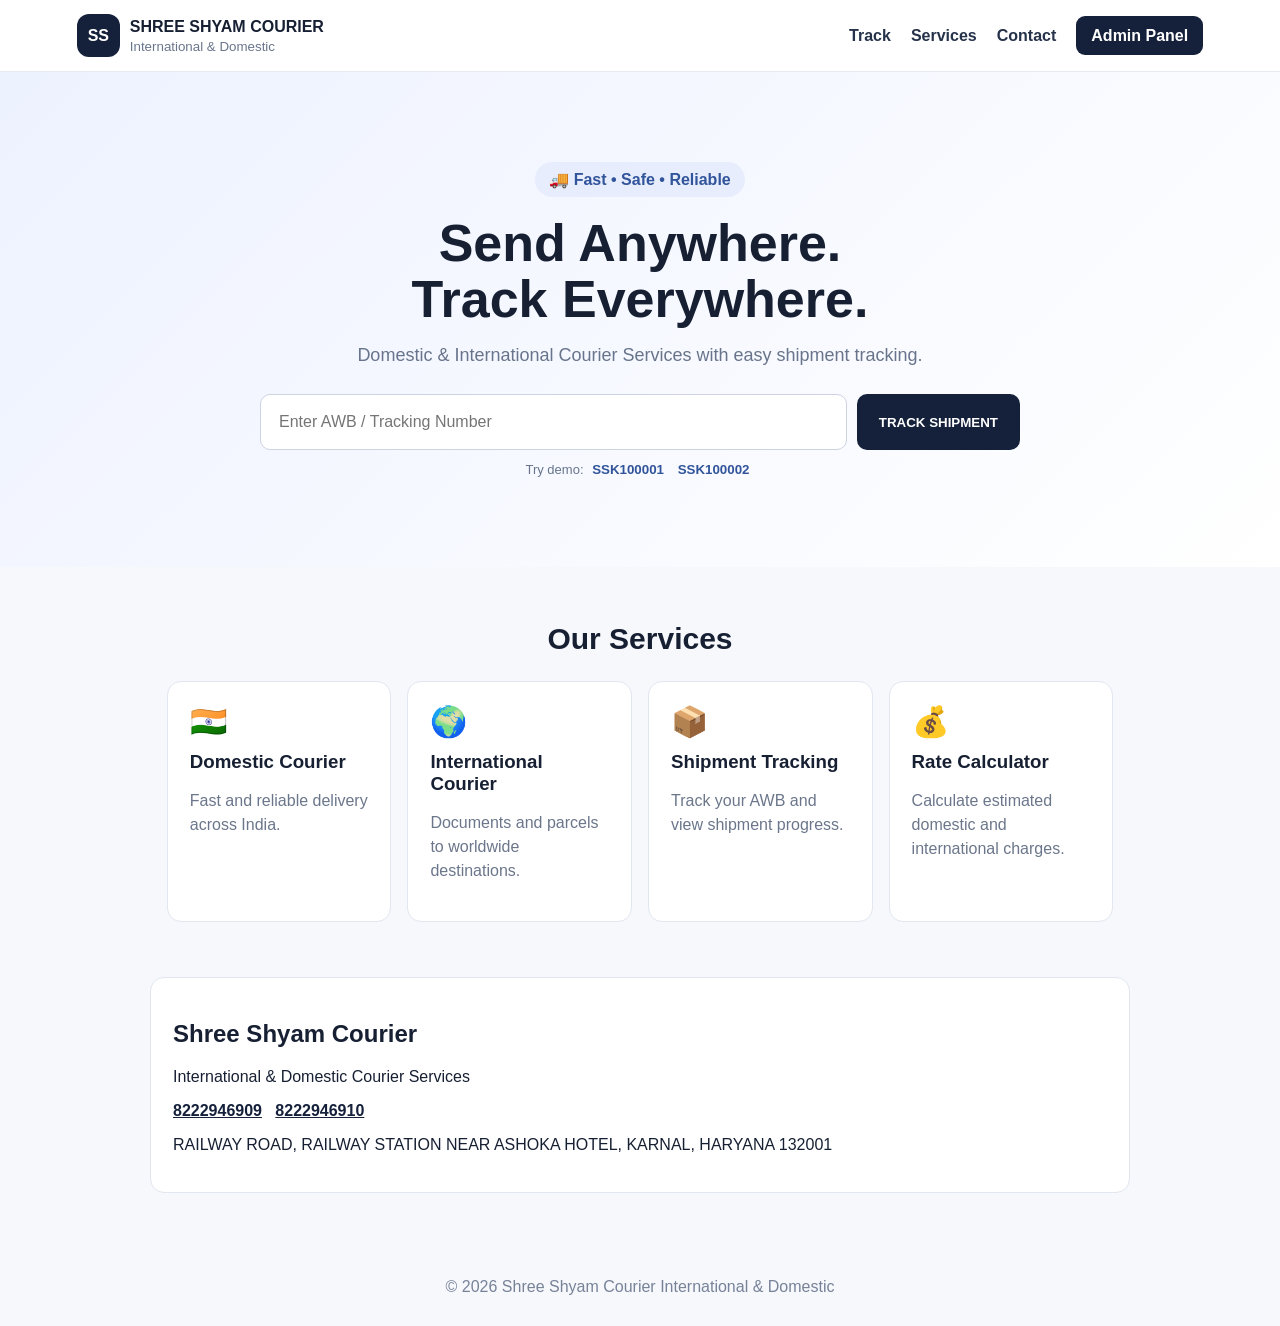
<file: index.html>
<!doctype html><html lang="hi"><head><meta charset="utf-8"><meta name="viewport" content="width=device-width,initial-scale=1"><title>Shree Shyam Courier</title><link rel="stylesheet" href="styles.css"></head><body>
<header><div class="brand"><div class="logo">SS</div><div><b>SHREE SHYAM COURIER</b><small>International & Domestic</small></div></div><nav><a href="#track">Track</a><a href="#services">Services</a><a href="#contact">Contact</a><a class="btn small" href="admin.html">Admin Panel</a></nav></header>
<section class="hero"><div><span class="pill">🚚 Fast • Safe • Reliable</span><h1>Send Anywhere.<br><em>Track Everywhere.</em></h1><p>Domestic & International Courier Services with easy shipment tracking.</p><form id="trackForm"><input id="tracking" required placeholder="Enter AWB / Tracking Number"><button>TRACK SHIPMENT</button></form><div class="examples">Try demo: <button onclick="demo('SSK100001')">SSK100001</button> <button onclick="demo('SSK100002')">SSK100002</button></div></div></section>
<section id="result" class="result hidden"></section>
<section id="services" class="section"><h2>Our Services</h2><div class="grid"><article><span>🇮🇳</span><h3>Domestic Courier</h3><p>Fast and reliable delivery across India.</p></article><article><span>🌍</span><h3>International Courier</h3><p>Documents and parcels to worldwide destinations.</p></article><article><span>📦</span><h3>Shipment Tracking</h3><p>Track your AWB and view shipment progress.</p></article><article><span>💰</span><h3>Rate Calculator</h3><p>Calculate estimated domestic and international charges.</p></article></div></section>
<section id="contact" class="contact"><h2>Shree Shyam Courier</h2><p>International & Domestic Courier Services</p><a href="tel:+918222946909">8222946909</a> &nbsp; <a href="tel:+918222946910">8222946910</a><p>RAILWAY ROAD, RAILWAY STATION NEAR ASHOKA HOTEL, KARNAL, HARYANA 132001</p></section><footer>© 2026 Shree Shyam Courier International & Domestic</footer><script src="app.js"></script></body></html>
</file>
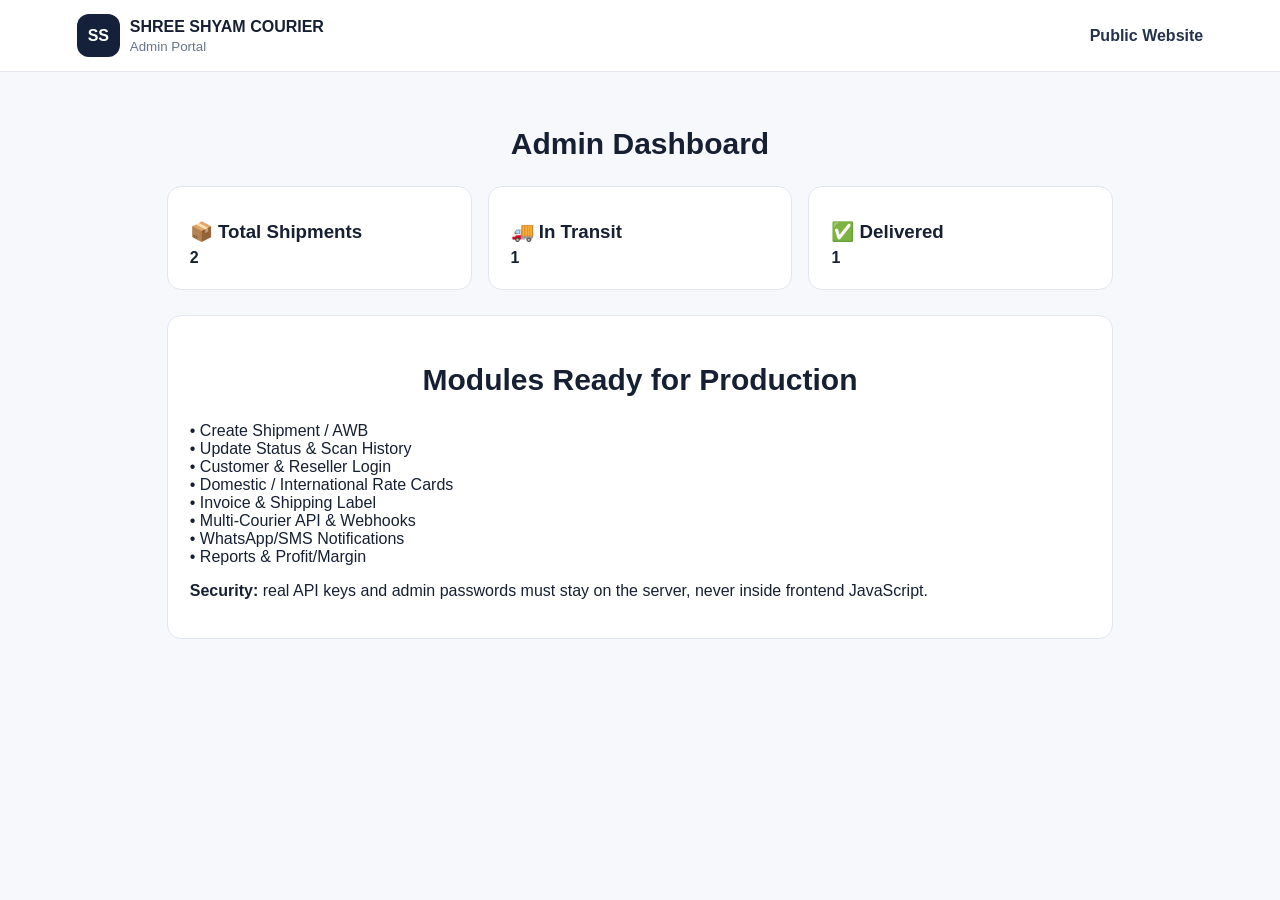
<file: admin.html>
<!doctype html><html lang="hi"><head><meta charset="utf-8"><meta name="viewport" content="width=device-width,initial-scale=1"><title>Admin | Shree Shyam Courier</title><link rel="stylesheet" href="styles.css"></head><body><header><div class="brand"><div class="logo">SS</div><div><b>SHREE SHYAM COURIER</b><small>Admin Portal</small></div></div><nav><a href="index.html">Public Website</a></nav></header><main><section class="section" style="max-width:1100px"><h2>Admin Dashboard</h2><div class="grid" style="grid-template-columns:repeat(3,1fr)"><article><h3>📦 Total Shipments</h3><b>2</b></article><article><h3>🚚 In Transit</h3><b>1</b></article><article><h3>✅ Delivered</h3><b>1</b></article></div><div class="contact" style="margin-top:25px"><h2>Modules Ready for Production</h2><p>• Create Shipment / AWB<br>• Update Status & Scan History<br>• Customer & Reseller Login<br>• Domestic / International Rate Cards<br>• Invoice & Shipping Label<br>• Multi-Courier API & Webhooks<br>• WhatsApp/SMS Notifications<br>• Reports & Profit/Margin</p><p><b>Security:</b> real API keys and admin passwords must stay on the server, never inside frontend JavaScript.</p></div></section></main></body></html>
</file>
<file: styles.css>
*{box-sizing:border-box}body{margin:0;font-family:Arial,sans-serif;color:#172033;background:#f6f8fc}header{height:72px;background:#fff;border-bottom:1px solid #e6e9f0;display:flex;align-items:center;justify-content:space-between;padding:0 6%;position:sticky;top:0;z-index:5}.brand{display:flex;gap:10px;align-items:center}.logo{width:43px;height:43px;border-radius:12px;background:#15213b;color:#fff;display:grid;place-items:center;font-weight:900}.brand small{display:block;color:#69758c;margin-top:3px}nav a{margin-left:20px;text-decoration:none;color:#25324a;font-weight:700}.btn{background:#15213b;color:#fff!important;padding:11px 15px;border-radius:9px}.hero{padding:90px 6%;background:linear-gradient(135deg,#edf2ff,#fff)}.hero>div{max-width:900px;margin:auto;text-align:center}.pill{display:inline-block;padding:8px 14px;background:#e7edfc;border-radius:99px;font-weight:700;color:#31549a}.hero h1{font-size:52px;line-height:1.08;margin:18px 0 12px}.hero em{font-style:normal}.hero p{font-size:18px;color:#68748b}.hero form{display:flex;gap:10px;max-width:760px;margin:28px auto 12px}.hero input{flex:1;padding:18px;border:1px solid #ccd4e2;border-radius:10px;font-size:16px}.hero button{border:0;background:#15213b;color:#fff;padding:0 22px;border-radius:10px;font-weight:800;cursor:pointer}.examples{font-size:13px;color:#68748b}.examples button{background:none;color:#31549a;padding:0 5px}.result{max-width:900px;margin:28px auto;padding:26px;background:#fff;border:1px solid #e1e6ef;border-radius:16px;box-shadow:0 10px 35px #17203312}.hidden{display:none}.status{font-size:22px;font-weight:800}.meta{display:grid;grid-template-columns:repeat(3,1fr);gap:12px;margin:18px 0}.meta div{padding:14px;background:#f6f8fc;border-radius:10px}.timeline{border-left:3px solid #dbe1ec;margin:22px 0 0 9px;padding-left:20px}.event{margin-bottom:18px;position:relative}.event:before{content:"";position:absolute;left:-29px;top:4px;width:10px;height:10px;border-radius:50%;background:#15213b}.section{max-width:1100px;margin:55px auto;padding:0 6%}.section h2{text-align:center;font-size:30px}.grid{display:grid;grid-template-columns:repeat(4,1fr);gap:16px}.grid article,.contact{background:#fff;border:1px solid #e1e6ef;border-radius:14px;padding:22px}.grid span{font-size:30px}.grid h3{margin:12px 0 6px}.grid p{color:#6b768b;line-height:1.5}.contact{max-width:980px;margin:0 auto 55px}.contact a{font-weight:800;color:#15213b}footer{text-align:center;padding:30px;color:#778298}@media(max-width:750px){header{padding:0 4%}nav a:not(.btn){display:none}.hero{padding:55px 5%}.hero h1{font-size:38px}.hero form{flex-direction:column}.hero button{height:52px}.meta,.grid{grid-template-columns:1fr}.section{padding:0 5%}}
</file>
